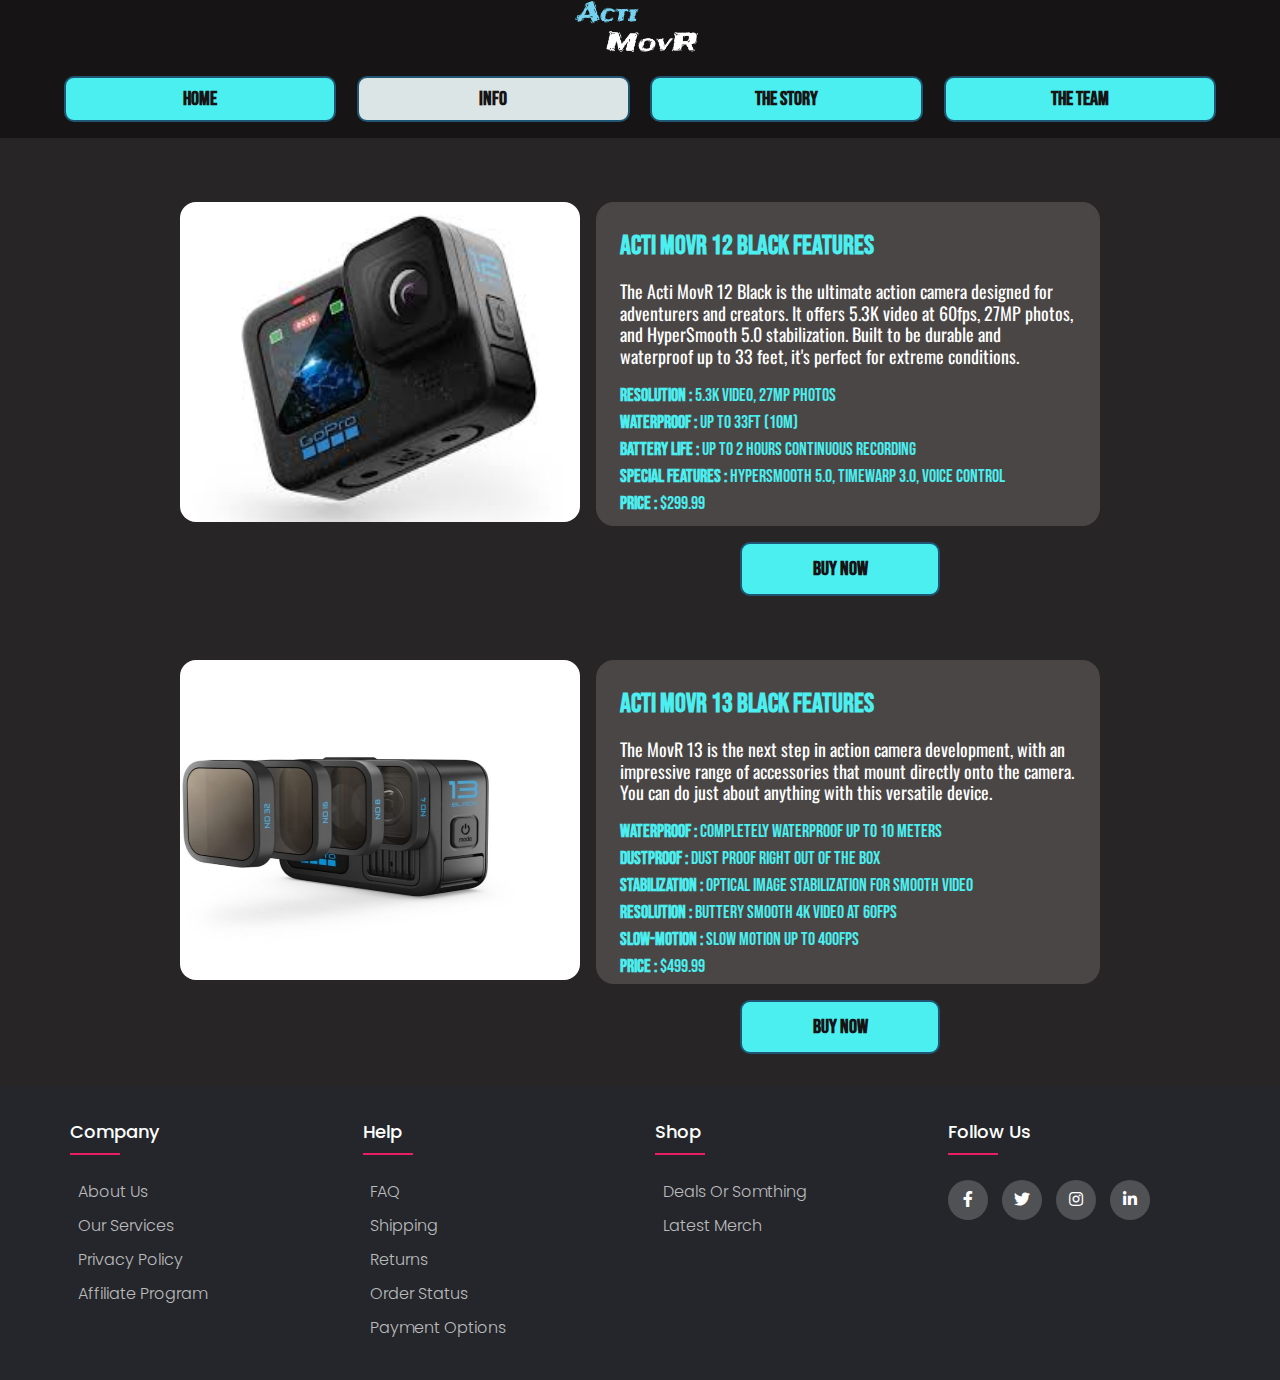
<file: Info.html>
<!DOCTYPE html>
<html lang="en">
<head>
    <meta charset="UTF-8">
    <meta name="viewport" content="width=device-width, initial-scale=1.0">
    <title>actiMovr</title>
	<link rel="stylesheet" href="header.css">
	<link rel="stylesheet" href="style.css">
	<link rel="stylesheet" href="info-main.css">
	<link rel="stylesheet" href="Footer.css">
	<link href="https://fonts.googleapis.com/css2?family=Bebas+Neue&display=swap" rel="stylesheet">
		<link href="https://fonts.googleapis.com/css2?family=Bebas+Neue&family=Oswald:wght@200..700&display=swap" rel="stylesheet">	
		<link rel="stylesheet" type="text/css" href="https://cdnjs.cloudflare.com/ajax/libs/font-awesome/5.15.1/css/all.min.css">
		
	<style>	
	  @import url('https://fonts.googleapis.com/css2?family=Bebas+Neue&display=swap');
	</style>
</head>
<body>
    <header>
		<div>
			<a href="home.html">
				<img class="logo-img" src="Logo.png" alt="actiMovr Logo">
			</a>
		</div>
		<nav class="header-nav">
			<a href="home.html">Home</a>
			<a class="info" href="Info.html">Info</a>
			<a  href="The-Story.html">The Story</a>
			<a  href="The-Team.html">The Team</a>
		</nav>
    </header>
		<main>
			<div class="firstMovR-paragraph">	
			   <img class="pro12-img" src="pro12.jpg" alt="Pro12 Logo">
			   <div class="MovR-12">
			     <h2>Acti MovR 12 Black Features</h2>
			    <p>
				The Acti MovR 12 Black is the ultimate action camera designed for adventurers and creators. It offers 5.3K video at 60fps, 27MP photos, and HyperSmooth 5.0 stabilization. Built to be durable and waterproof up to 33 feet, it's perfect for extreme conditions.
			     </p>
			  <ul>
				<li><strong>Resolution :</strong>  5.3K video, 27MP photos</li>
				<li><strong>Waterproof :</strong>  Up to 33ft (10m)</li>
				<li><strong>Battery Life :</strong>  Up to 2 hours continuous recording</li>
				<li><strong>Special Features :</strong>  HyperSmooth 5.0, TimeWarp 3.0, Voice Control</li>
				<li><strong>Price :</strong>  $299.99</li>
			  </ul>
			    </div>
			   <nav class="buylink-nav">
				<a class="buylink" href="#">Buy Now</a>
			   </nav>
		    </div>
			<div class="firstMovR-paragraph">	
				<img class="pro13-img" src="go pro 13.jpg" alt="pro13 Logo">
			<div class ="MovR-12">
				<h2>Acti MovR 13 Black Features</h2>
				<p>The MovR 13 is the next step in action camera development, with an impressive range of accessories that mount directly onto the camera. You can do just about anything with this versatile device.</p>
        <ul>
        <li><strong>Waterproof :</strong>  Completely waterproof up to 10 meters</li>
        <li><strong>Dustproof :</strong>  Dust proof right out of the box</li>
        <li><strong>Stabilization :</strong>  Optical image stabilization for smooth video</li>
        <li><strong>Resolution :</strong>  Buttery smooth 4K video at 60fps</li>
        <li><strong>Slow-motion :</strong>  Slow motion up to 400fps</li>
		<li><strong>price : </strong> $499.99</li>
      </ul>
	</div>
	  <nav class="buylink-nav">
		<a class="buylink" href="#">Buy Now</a>
	</nav>		
</div>
</main>
<footer class="footer">
	<div class="container">
		<div class="row">
			<div class="footer-col">
				<h4>company</h4>
				<ul>
					<li><a href="#">about us</a></li>
					<li><a href="#">our services</a></li>
					<li><a href="#">privacy policy</a></li>
					<li><a href="#">affiliate program</a></li>
				</ul>
			</div>
			<div class="footer-col">
				<h4>help</h4>
				<ul>
					<li><a href="#">FAQ</a></li>
					<li><a href="#">shipping</a></li>
					<li><a href="#">returns</a></li>
					<li><a href="#">order status</a></li>
					<li><a href="#">payment options</a></li>
				</ul>
			</div>
			<div class="footer-col">
				<h4>shop</h4>
				<ul>
					<li><a href="#">deals or somthing</a></li>
					<li><a href="#">latest merch</a></li>
				</ul>
			</div>
			<div class="footer-col">
				<h4>follow us</h4>
				<div class="social-links">
					<a href="#"><i class="fab fa-facebook-f"></i></a>
					<a href="#"><i class="fab fa-twitter"></i></a>
					<a href="#"><i class="fab fa-instagram"></i></a>
					<a href="#"><i class="fab fa-linkedin-in"></i></a>
				</div>
			</div>
		</div>
	</div>
</footer>
</body>
</html>
</file>
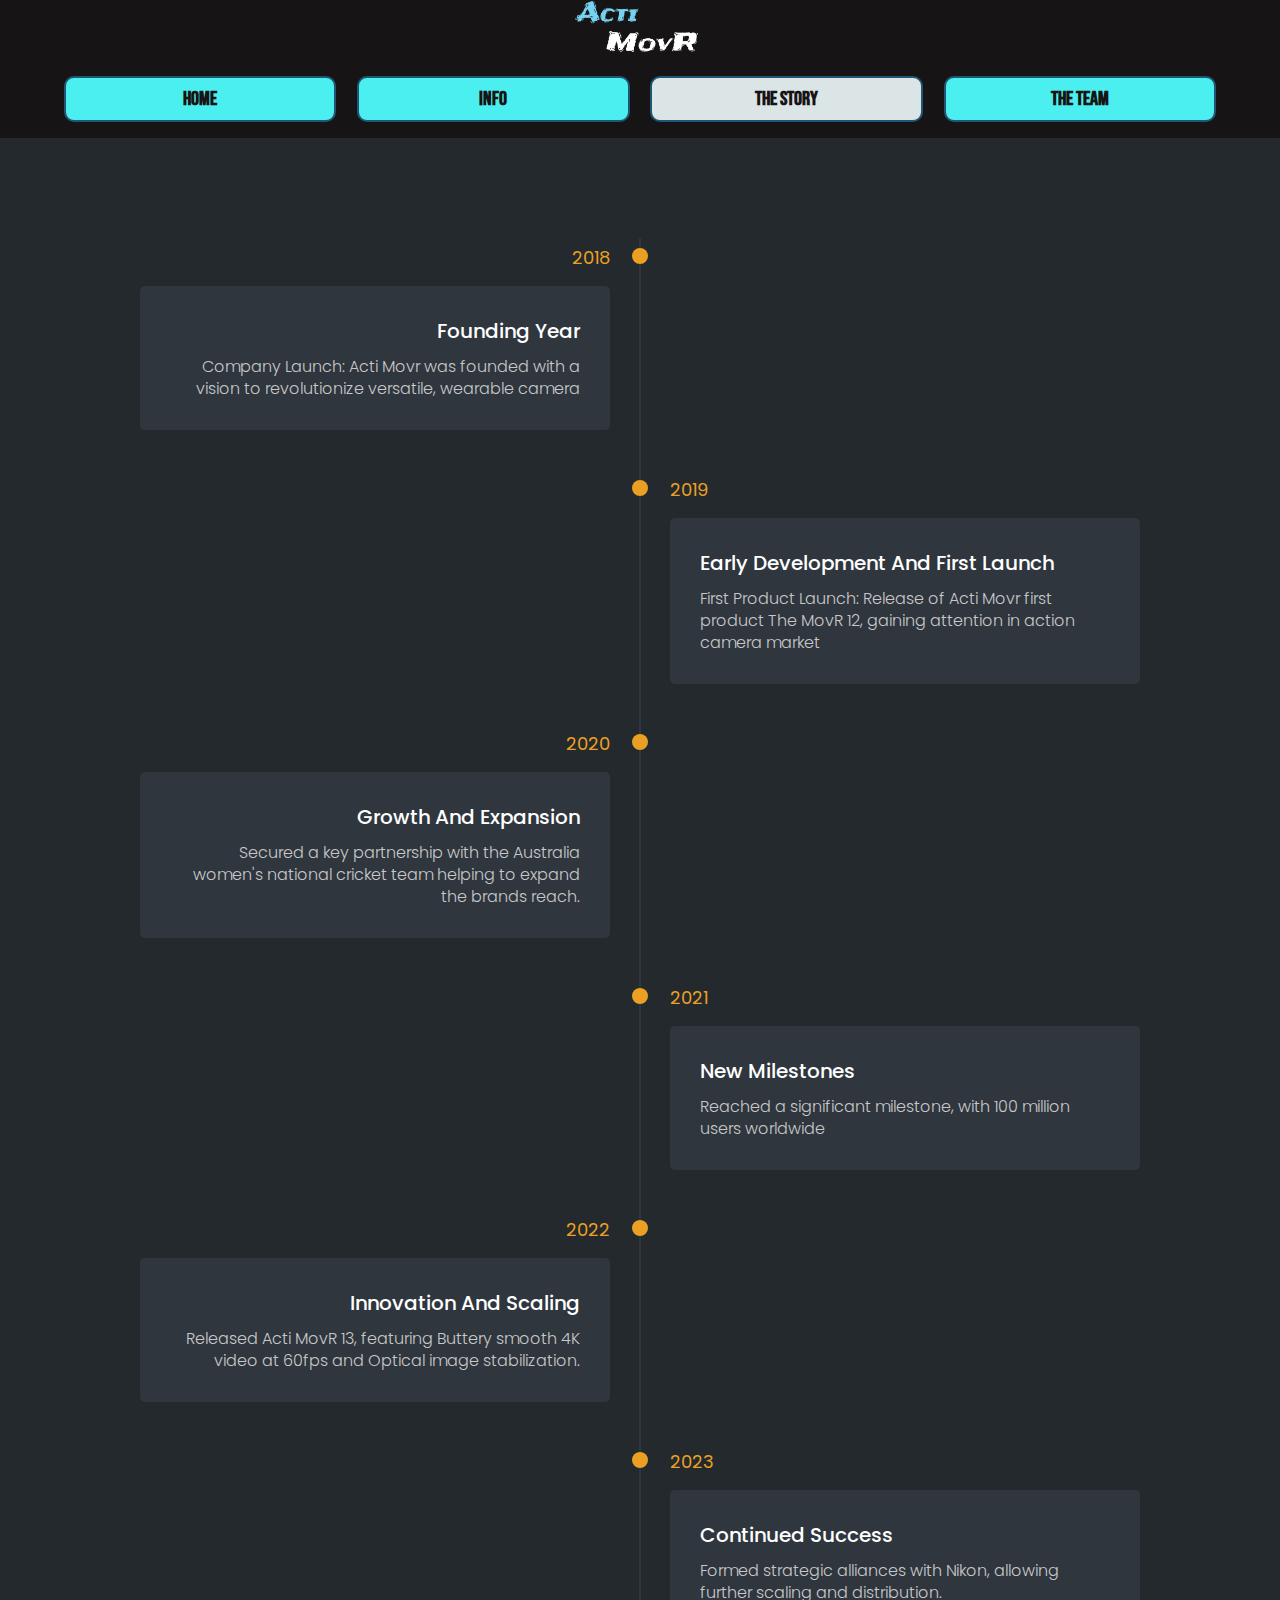
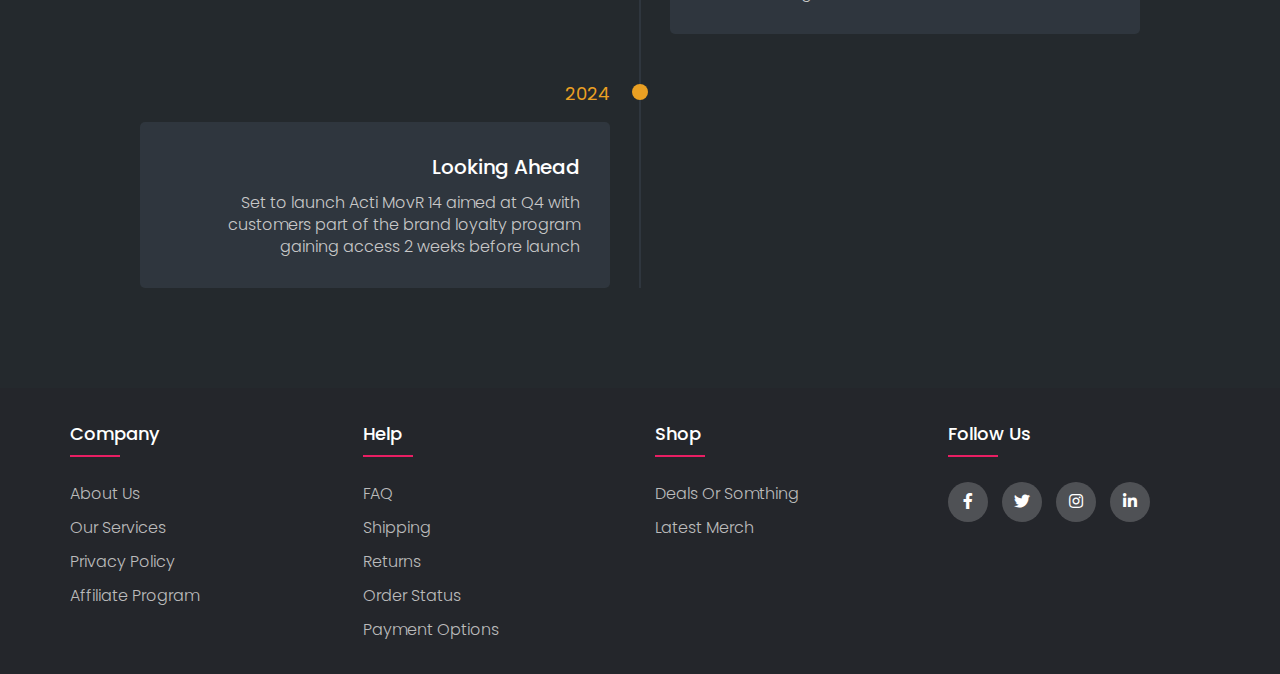
<file: The-Story.html>
<!DOCTYPE html>
<html lang="en">
<head>
    <meta charset="UTF-8">
    <meta name="viewport" content="width=device-width, initial-scale=1.0">
    <title>actiMovr</title>
	<link rel="stylesheet" href="header.css">
	<link rel="stylesheet" href="the-story.css">
	<link rel="stylesheet" href="Footer.css">
	<!-- Fonts -->
	<link href="https://fonts.googleapis.com/css2?family=Bebas+Neue&family=Oswald:wght@200..700&display=swap" rel="stylesheet">	
	<link rel="stylesheet" type="text/css" href="https://cdnjs.cloudflare.com/ajax/libs/font-awesome/5.15.1/css/all.min.css">
		
</head>
<body>
    <header>
		<div>
			<img class="logo-img" src="Logo.png" alt="actiMovr Logo">

		</div>
		<nav class="header-nav">
			<a href="home.html">Home</a>
			<a href="Info.html">Info</a>
			<a class="story" href="The-Story.html">The Story</a>
			<a href="The-Team.html">The Team</a>
		</nav>
		
	</header>

	<section class="timeline-section">
		<div class="timeline-items">
			<div class="timeline-item">
				<div class="timeline-dot"></div>
				<div class="timeline-date">2018</div>
				<div class="timeline-content">
					<h3>Founding Year</h3>
					<p> Company Launch: Acti Movr was founded with a vision to revolutionize versatile, wearable camera </p>
				</div>
			</div>
			<div class="timeline-item">
				<div class="timeline-dot"></div>
				<div class="timeline-date">2019</div>
				<div class="timeline-content">
					<h3>Early Development and First Launch</h3>
					<p> First Product Launch: Release of Acti Movr first product The MovR 12, gaining attention in action camera market</p>
				</div>
			</div>
			<div class="timeline-item">
				<div class="timeline-dot"></div>
				<div class="timeline-date">2020</div>
				<div class="timeline-content">
					<h3>Growth and Expansion</h3>
					<p> Secured a key partnership with the Australia women's national cricket team helping to expand the brands reach.
					</p>
				</div>
			</div>
			<div class="timeline-item">
				<div class="timeline-dot"></div>
				<div class="timeline-date">2021</div>
				<div class="timeline-content">
					<h3>New Milestones</h3>
					<p>Reached a significant milestone, with 100 million users worldwide </p>
				</div>
			</div>
			<div class="timeline-item">
				<div class="timeline-dot"></div>
				<div class="timeline-date">2022</div>
				<div class="timeline-content">
					<h3>Innovation and Scaling</h3>
					<p>Released Acti MovR 13, featuring Buttery smooth 4K video at 60fps and Optical image stabilization. </p>
				</div>
			</div>
			<div class="timeline-item">
				<div class="timeline-dot"></div>
				<div class="timeline-date">2023</div>
				<div class="timeline-content">
					<h3>Continued Success</h3>
					<p>Formed strategic alliances with Nikon, allowing further scaling and distribution. </p>
				</div>
			</div>
			<div class="timeline-item">
				<div class="timeline-dot"></div>
				<div class="timeline-date">2024</div>
				<div class="timeline-content">
					<h3>Looking Ahead</h3>
					<p>Set to launch Acti MovR 14 aimed at Q4 with customers part of the brand loyalty program gaining access 2 weeks before launch </p>
				</div>
			</div>
		</div>
	</section>
	<footer class="footer">
		<div class="container">
			<div class="row">
				<div class="footer-col">
					<h4>company</h4>
					<ul>
						<li><a href="#">about us</a></li>
						<li><a href="#">our services</a></li>
						<li><a href="#">privacy policy</a></li>
						<li><a href="#">affiliate program</a></li>
					</ul>
				</div>
				<div class="footer-col">
					<h4>help</h4>
					<ul>
						<li><a href="#">FAQ</a></li>
						<li><a href="#">shipping</a></li>
						<li><a href="#">returns</a></li>
						<li><a href="#">order status</a></li>
						<li><a href="#">payment options</a></li>
					</ul>
				</div>
				<div class="footer-col">
					<h4>shop</h4>
					<ul>
						<li><a href="#">deals or somthing</a></li>
						<li><a href="#">latest merch</a></li>
					</ul>
				</div>
				<div class="footer-col">
					<h4>follow us</h4>
					<div class="social-links">
						<a href="#"><i class="fab fa-facebook-f"></i></a>
						<a href="#"><i class="fab fa-twitter"></i></a>
						<a href="#"><i class="fab fa-instagram"></i></a>
						<a href="#"><i class="fab fa-linkedin-in"></i></a>
					</div>
				</div>
			</div>
		</div>
   </footer>
</body>
</html>
</file>
<file: header.css>
header{
	background-color: #161414;
	display: flex;
	flex-direction: column;
	align-items: center;
}

.logo-img{
	flex-basis: 10em;
	max-width: 10em;
	flex-shrink: 1;	
}

.header-nav{
	margin: 1em;
	width: 90%;
	display: grid;
	grid-template-columns: 1fr 1fr 1fr 1fr;
	gap: 1.3em;
}

.header-nav > *{

	background-color: rgb(75, 239, 239);
	border: 2px solid rgb(31, 86, 115);
	border-radius: 0.5em;
	padding-top: 0.3em;
	padding-bottom: 0.3em;
	text-align: center;
	text-decoration: none;
	color: rgb(22, 20, 20);
	font-family: "Bebas Neue", sans-serif;
	font-weight: bolder;
	font-size: 20px;
}

.header-nav > *:hover{
	background-color: #40c9c9;
}

@media(max-width: 767px){
	.header-nav{ grid-template-columns: 1fr 1fr;
	grid-template-rows: 1fr 1fr;}
}

@media(max-width: 260px){
	.header-nav{grid-template-columns: 1fr;
	grid-template-rows: 1fr 1fr 1fr 1fr;}
}
</file>
<file: style.css>
*{
	box-sizing: border-box;
}

body{
	margin: 0;
}
</file>
<file: info-main.css>
main{
	display: flex;
	flex-direction: column;
	align-items: center;
	background-color: #272525;
	padding-bottom: 2em;
}

main > *{
	font-family: "Bebas Neue", sans-serif;
	color: rgb(75, 239, 239);
	margin: 6; 
}

.header-nav > .info{background-color: #dce5e6;}

main > h1{
	font-size: 40px;
	letter-spacing: 0.2em;
	margin: 0;
}

.firstMovR-paragraph{
	display: flex;
	padding: 0em;
	flex-wrap: wrap;
	justify-content: center;
	gap: 1em;
	margin-top: 4em;
}

.firstMovR-paragraph > img {
	height: 20em;
	border-radius: 1em;
	width: 400px;
}

.pro13-img {
    width: 400px; 
    height: 33em; 
    border-radius: 1em;
  }

.firstMovR-paragraph> .MovR-12{
	max-width: 28em;
	flex-grow: 5;
	background-color: #4b4646;;
	padding: 0.5em;
	border-radius: 1em;
	font-size: 18px;
    height: 18em;
}

.MovR-12 > p, .MovR-13 > p {
	font-family: "Oswald", sans-serif;
	font-weight: normal;
	margin: 3%;
	line-height: 1.2em;
	color: rgb(255, 255, 255);
	
}
.MovR-12 > h2,h3,ul, .MovR-13 > h2,h3,ul{
	margin: 3%;
}

.MovR-12 >ul, .MovR-13 > ul{
	margin: 3%;
}


.buylink-nav *:hover{
	background-color: #ecf1f1;
}

nav> .buylink {
	display: flex;
	justify-content: center;
	align-items: center;
	padding: 10px 30px;
	border-radius: 0.5em;
	margin-left: 20em;
	width: 200px;
	background-color: rgb(75, 239, 239);
	border: 2px solid rgb(31, 86, 115);
	border-radius: 0.5em;
	color: rgb(22, 20, 20);
	font-family: "Bebas Neue", sans-serif;
	font-weight: bolder;
	font-size: 20px;
	text-decoration: none;
}
  


/* Media Query for Mobile Screens (max-width: 600px) */
@media (max-width: 600px) {
    /* Flexbox adjustments for smaller screens */
    .firstMovR-paragraph {
        flex-direction: column;   /* Stack elements vertically */
        align-items: center;      /* Center elements */
    }

    /* Reduce image size for smaller screens */
    .firstMovR-paragraph > img, .pro13-img {
        width: 100%;              /* Let images take the full width of the screen */
        height: auto;             /* Maintain aspect ratio */
    }

    /* Adjust product detail container */
    .firstMovR-paragraph > .MovR-12 {
        width: 90%;              /* Adjust the width to take most of the screen */
        height: auto;            /* Let the height adjust automatically */
    }

    /* Reduce padding and margins to fit content better on mobile */
    main {
        padding-bottom: 1em;
    }

    /* Reduce text size for better readability on smaller screens */
    main > h1 {
        font-size: 30px;         /* Scale down font size */
    }

    /* Adjust button width for mobile */
    nav > .buylink {
        width: 100%;            /* Button takes full width on mobile */
        margin-left: 0;
    }
}
</file>
<file: Footer.css>
@import url('https://fonts.googleapis.com/css2?family=Poppins:wght@300;400;500;600;700&display=swap');
body{
	line-height: 1.5;
	font-family: 'Poppins', sans-serif;
}
*{
	margin:0;
	padding:0;
	box-sizing: border-box;
}
.container{
	max-width: 1170px;
	margin:auto;
}
.row{
	display: flex;
	flex-wrap: wrap;
}
ul{
	list-style: none;
}
.footer{
	background-color: #24262b;
    padding: 2em 0;
}
.footer-col{
   width: 25%;
   padding: 0 15px;
}
.footer-col h4{
	font-size: 18px;
	color: #ffffff;
	text-transform: capitalize;
	margin-bottom: 35px;
	font-weight: 500;
	position: relative;
}
.footer-col h4::before{
	content: '';
	position: absolute;
	left:0;
	bottom: -10px;
	background-color: #e91e63;
	height: 2px;
	box-sizing: border-box;
	width: 50px;
}
.footer-col ul li:not(:last-child){
	margin-bottom: 10px;
}
.footer-col ul li a{
	font-size: 16px;
	text-transform: capitalize;
	color: #ffffff;
	text-decoration: none;
	font-weight: 300;
	color: #bbbbbb;
	display: block;
	transition: all 0.3s ease;
}
.footer-col ul li a:hover{
	color: #ffffff;
	padding-left: 8px;
}
.footer-col .social-links a{
	display: inline-block;
	height: 40px;
	width: 40px;
	background-color: rgba(255,255,255,0.2);
	margin:0 10px 10px 0;
	text-align: center;
	line-height: 40px;
	border-radius: 50%;
	color: #ffffff;
	transition: all 0.5s ease;
}
.footer-col .social-links a:hover{
	color: #24262b;
	background-color: #ffffff;
}
/*responsive*/
@media(max-width: 767px){
  .footer-col{
    width: 50%;
    margin-bottom: 30px;
}
}
@media(max-width: 574px){
  .footer-col{
    width: 100%;
}
}
</file>
<file: the-story.css>
@import url('https://fonts.googleapis.com/css2?family=Poppins:wght@300;400;500;600;700&display=swap');
*{
	margin:0;
	padding:0;
	box-sizing: border-box;
}
body{
	font-family: 'Poppins', sans-serif;
}
.header-nav > .story{
	background-color: #dce5e6;
}

.timeline-section{
	background-color: #24292d;
	min-height: 100vh;
	padding: 100px 15px;
}
.timeline-items{
	max-width: 1000px;
	margin:auto;
	display: flex;
	flex-wrap: wrap;
	position: relative;
}
.timeline-items::before{
	content: '';
	position: absolute;
	width: 2px;
	height: 100%;
	background-color: #2f363e;
	left: calc(50% - 1px);
}
.timeline-item{
	margin-bottom: 40px;
	width: 100%;
	position: relative;
}
.timeline-item:last-child{
	margin-bottom: 0;
}
.timeline-item:nth-child(odd){
    padding-right: calc(50% + 30px);
	text-align: right;
}
.timeline-item:nth-child(even){
    padding-left: calc(50% + 30px);
}
.timeline-dot{
	height: 16px;
	width: 16px;
	background-color: #eaa023;
	position: absolute;
	left: calc(50% - 8px);
	border-radius: 50%;
	top:10px;
}
.timeline-date{
	font-size: 18px;
	color: #eaa023;
	margin:6px 0 15px;
}
.timeline-content{
    background-color: #2f363e;
	padding: 30px;
	border-radius: 5px;
}
.timeline-content h3{
    font-size: 20px;
	color: #ffffff;
	margin:0 0 10px;
	text-transform: capitalize;
	font-weight: 500;
}
.timeline-content p{
    color: #c8c8c8;
	font-size: 16px;
	font-weight: 300;
	line-height: 22px;
}

/* responsive */
@media(max-width: 767px){
	.timeline-items::before{
		left: 7px;
	}
	.timeline-item:nth-child(odd){
		padding-right: 0;
		text-align: left;
	}
	.timeline-item:nth-child(odd),
	.timeline-item:nth-child(even){
		padding-left: 37px;
	}
	.timeline-dot{
		left:0;
	}
}
</file>
